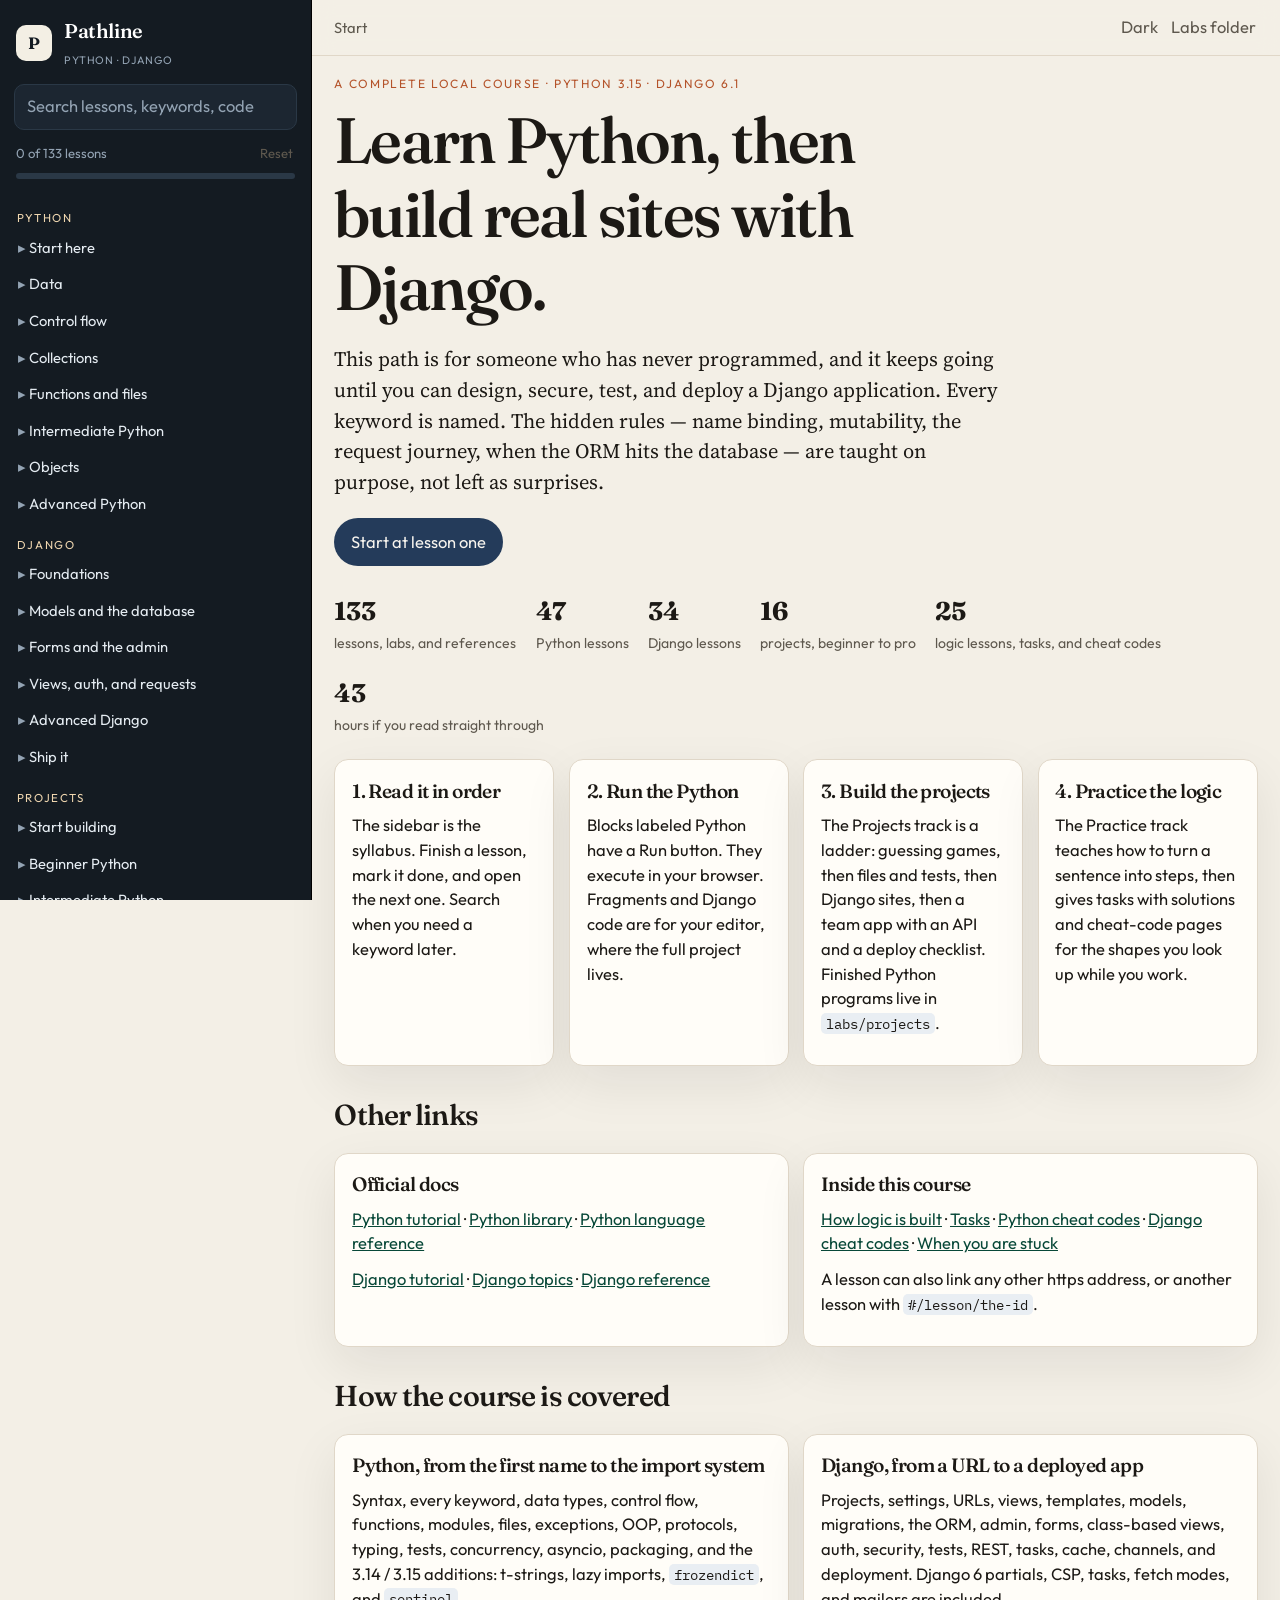
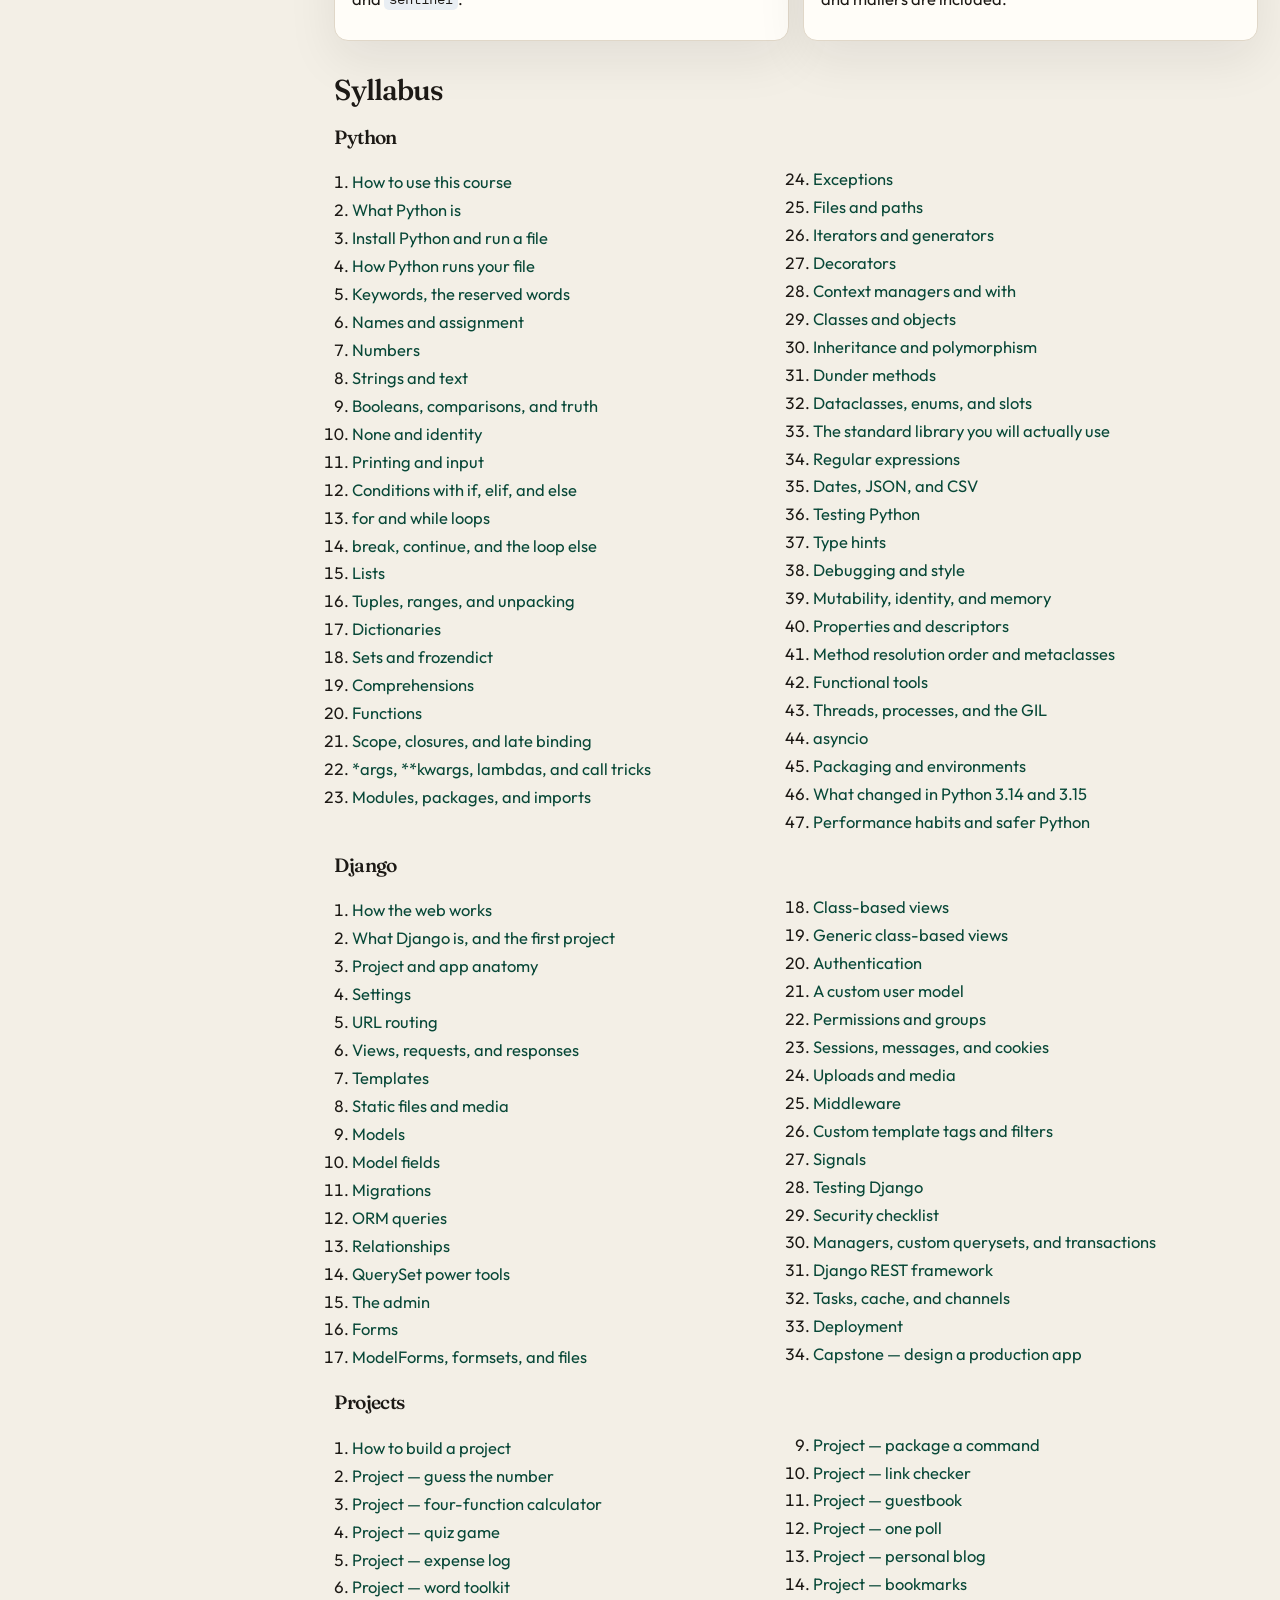
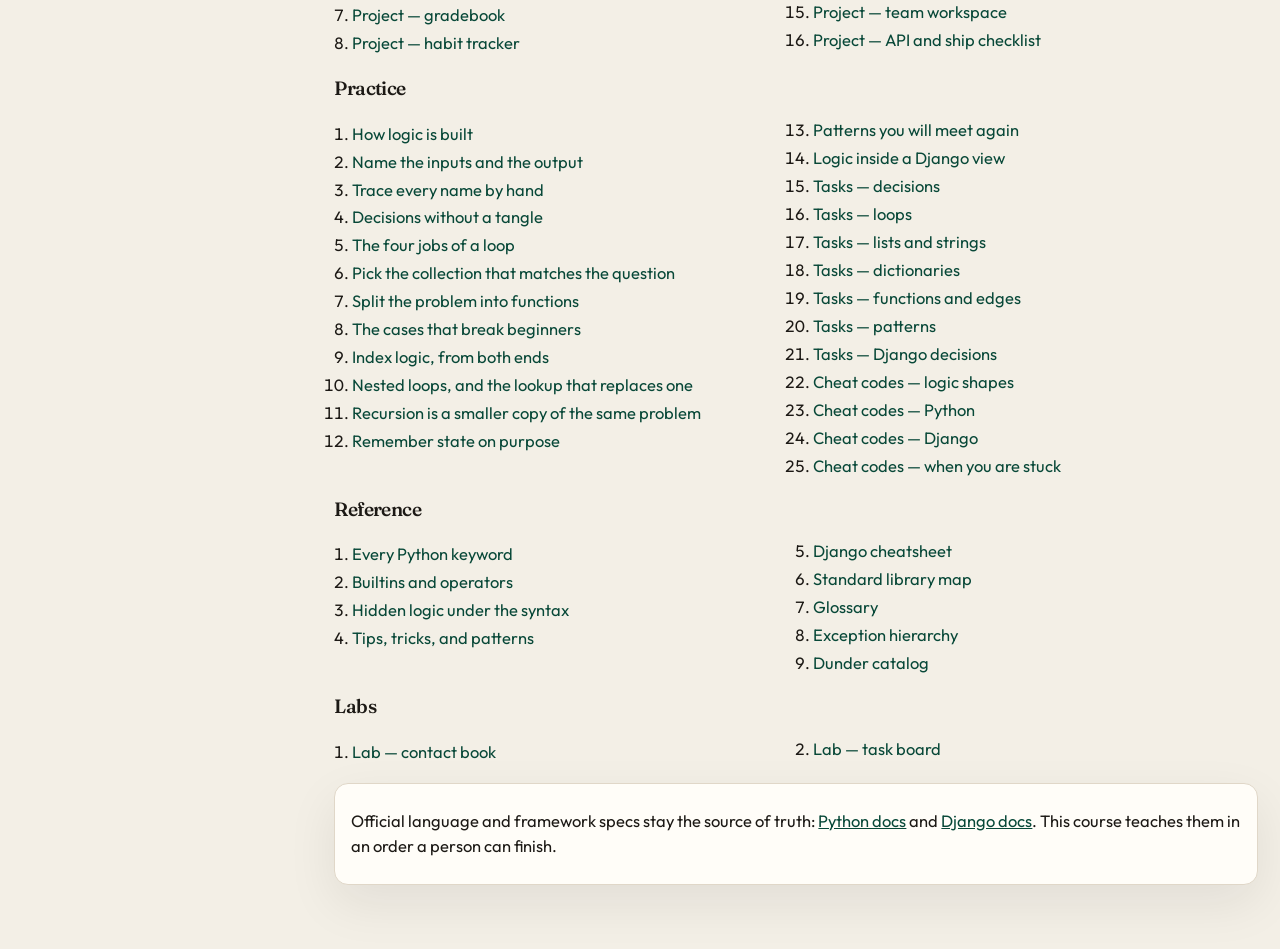
<file: index.html>
<!DOCTYPE html>
<html lang="en">
<head>
  <meta charset="utf-8">
  <meta name="viewport" content="width=device-width, initial-scale=1">
  <title>Pathline — Python and Django, from zero to production</title>
  <meta name="description" content="A complete Python and Django course: every keyword, the logic under the syntax, worked examples, exercises with solutions, and labs. Python 3.15 and Django 6.1.">
  <link rel="icon" href="data:image/svg+xml,%3Csvg xmlns='http://www.w3.org/2000/svg' viewBox='0 0 32 32'%3E%3Crect width='32' height='32' rx='7' fill='%23141b22'/%3E%3Cpath d='M8 22 V10 h4.2 c3.2 0 5.1 1.6 5.1 4.1 0 2.6-1.9 4.2-5.1 4.2 H11 V22 H8zm3-6.2h1.1c1.5 0 2.3-.7 2.3-1.8S13.6 12.2 12.1 12.2H11v3.6zM19.2 22l2.7-12h3.1L22.2 22h-3zm6.2 0V10H28v12h-2.6z' fill='%23f3efe4'/%3E%3C/svg%3E">
  <link rel="preconnect" href="https://fonts.googleapis.com">
  <link rel="preconnect" href="https://fonts.gstatic.com" crossorigin>
  <link href="https://fonts.googleapis.com/css2?family=Fraunces:opsz,wght@9..144,560;9..144,680&family=IBM+Plex+Mono:wght@400;500&family=Outfit:wght@400;500;650&family=Source+Serif+4:opsz,wght@8..60,460;8..60,620&display=swap" rel="stylesheet">
  <link rel="stylesheet" href="css/site.css?v=7">
</head>
<body>
  <a class="skip" href="#stage">Skip to lesson</a>
  <div class="app">
    <aside class="sidebar" id="sidebar">
      <div class="brand">
        <a href="#/home" class="brand-mark" data-nav="home">
          <span class="logo" aria-hidden="true">P</span>
          <span>
            <strong>Pathline</strong>
            <small>Python · Django</small>
          </span>
        </a>
        <button type="button" class="icon-btn sidebar-close" id="sidebar-close" aria-label="Close menu">×</button>
      </div>
      <label class="search">
        <span class="sr">Search lessons</span>
        <input id="search" type="search" placeholder="Search lessons, keywords, code" autocomplete="off">
      </label>
      <div class="progress-wrap">
        <div class="progress-meta">
          <span id="progress-label">0 of 0 lessons</span>
          <button type="button" class="text-btn" id="reset-progress">Reset</button>
        </div>
        <div class="progress-track" aria-hidden="true"><span id="progress-bar"></span></div>
      </div>
      <nav id="nav" aria-label="Course"></nav>
    </aside>
    <div class="backdrop" id="backdrop" hidden></div>
    <div class="main">
      <header class="topbar">
        <button type="button" class="icon-btn" id="menu-btn" aria-label="Open menu">☰</button>
        <p class="crumb" id="crumb">Pathline</p>
        <div class="top-actions">
          <button type="button" class="text-btn" id="theme-btn" aria-label="Toggle color theme">Theme</button>
          <a class="text-btn" href="labs/taskboard/README.md">Labs folder</a>
        </div>
      </header>
      <div class="stage-wrap" id="stage">
        <noscript><p class="callout watch">Pathline needs JavaScript to open lessons. Enable JavaScript, then reload.</p></noscript>
      </div>
    </div>
  </div>
  <script src="js/course-data.js?v=7"></script>
  <script src="js/engine.js?v=7"></script>
</body>
</html>
</file>
<file: css/site.css>
:root {
  --bg: #f3efe6;
  --bg-raised: #fffdf8;
  --ink: #1c1915;
  --muted: #5e584e;
  --line: #e0d7c8;
  --pine: #0e6b54;
  --pine-ink: #084838;
  --pine-soft: #e4f3ee;
  --copper: #b4532a;
  --copper-soft: #f8ebe3;
  --indigo: #243b5a;
  --indigo-soft: #e7eef6;
  --gold-soft: #f8f1df;
  --sidebar: #141b22;
  --sidebar-2: #1c2631;
  --sidebar-text: #e4ebf1;
  --sidebar-muted: #93a3b3;
  --sidebar-line: #2a3846;
  --code: #141c27;
  --code-ink: #e7eef6;
  --shadow: 0 18px 50px rgba(28, 25, 21, 0.08);
  --serif: "Source Serif 4", "Iowan Old Style", Palatino, Georgia, serif;
  --sans: Outfit, "Segoe UI", sans-serif;
  --display: Fraunces, "Source Serif 4", Georgia, serif;
  --mono: "IBM Plex Mono", Consolas, "Courier New", monospace;
  --sidebar-w: 312px;
  --radius: 14px;
}

[data-theme="dark"] {
  --bg: #10151b;
  --bg-raised: #182029;
  --ink: #f3efe6;
  --muted: #b7aea0;
  --line: #2c3846;
  --pine: #7dcebb;
  --pine-ink: #d7f6ee;
  --pine-soft: #16352e;
  --copper: #f0a07a;
  --copper-soft: #3a241c;
  --indigo: #c5d7ee;
  --indigo-soft: #1c2a3d;
  --gold-soft: #332c1c;
  --shadow: 0 18px 50px rgba(0, 0, 0, 0.28);
}

* { box-sizing: border-box; }
html { scroll-behavior: smooth; }
body {
  margin: 0;
  background: var(--bg);
  color: var(--ink);
  font-family: var(--sans);
  font-size: 16.5px;
  line-height: 1.5;
}
button, input { font: inherit; color: inherit; }
a { color: var(--pine-ink); }
.sr, .skip {
  position: absolute;
  width: 1px; height: 1px;
  overflow: hidden;
  clip: rect(0 0 0 0);
}
.skip:focus {
  width: auto; height: auto;
  clip: auto;
  z-index: 5;
  background: var(--bg-raised);
  padding: 0.6rem 0.8rem;
}

.app { min-height: 100vh; }
.sidebar {
  position: fixed;
  inset: 0 auto 0 0;
  width: var(--sidebar-w);
  background: var(--sidebar);
  color: var(--sidebar-text);
  display: flex;
  flex-direction: column;
  z-index: 20;
  border-right: 1px solid #000;
}
.brand {
  display: flex;
  align-items: center;
  justify-content: space-between;
  padding: 1rem 0.9rem 0.4rem 1rem;
}
.brand-mark {
  display: flex;
  gap: 0.75rem;
  align-items: center;
  text-decoration: none;
  color: white;
}
.brand-mark strong { display: block; font-family: var(--display); font-size: 1.25rem; font-weight: 560; letter-spacing: -0.02em; }
.brand-mark small { color: var(--sidebar-muted); letter-spacing: 0.08em; text-transform: uppercase; font-size: 0.68rem; }
.logo {
  width: 36px; height: 36px;
  border-radius: 10px;
  display: grid; place-items: center;
  background: #f3efe4;
  color: #141b22;
  font-family: var(--display);
  font-weight: 680;
}
.sidebar-close { display: none; color: var(--sidebar-text); }
.search { display: block; margin: 0.4rem 0.9rem 0.7rem; }
.search input {
  width: 100%;
  background: var(--sidebar-2);
  border: 1px solid var(--sidebar-line);
  border-radius: 10px;
  padding: 0.62rem 0.75rem;
  color: white;
}
.search input::placeholder { color: var(--sidebar-muted); }
.progress-wrap { padding: 0 1rem 0.8rem; }
.progress-meta, .top-actions, .lesson-tools, .pager, .hero-actions, .card-row {
  display: flex; align-items: center; justify-content: space-between; gap: 0.6rem;
}
.progress-meta { color: var(--sidebar-muted); font-size: 0.82rem; }
.progress-track { height: 6px; background: #2a3846; border-radius: 99px; overflow: hidden; margin-top: 0.35rem; }
#progress-bar { display: block; height: 100%; width: 0; background: #7dcebb; }
#nav { overflow: auto; padding: 0.2rem 0.7rem 2rem; }
.nav-track {
  margin: 0.9rem 0.35rem 0.25rem;
  color: #f0d7b0;
  font-size: 0.72rem;
  letter-spacing: 0.14em;
  text-transform: uppercase;
}
.module { margin: 0.15rem 0; }
.module > summary {
  cursor: pointer;
  list-style: none;
  padding: 0.38rem 0.45rem;
  color: var(--sidebar-text);
  font-size: 0.92rem;
}
.module > summary::-webkit-details-marker { display: none; }
.module > summary::before { content: "▸ "; color: var(--sidebar-muted); }
.module[open] > summary::before { content: "▾ "; }
.lesson-link, .result-link {
  display: flex;
  gap: 0.45rem;
  align-items: flex-start;
  text-decoration: none;
  color: var(--sidebar-muted);
  padding: 0.32rem 0.45rem 0.32rem 1.15rem;
  border-radius: 8px;
  font-size: 0.9rem;
  line-height: 1.35;
}
.lesson-link small { display: block; font-size: 0.72rem; }
.lesson-link.active, .lesson-link:hover, .result-link:hover {
  background: var(--sidebar-2);
  color: white;
}
.tick { width: 0.9rem; flex: none; color: #7dcebb; }
.results { display: flex; flex-direction: column; gap: 0.15rem; }
.result-link { padding-left: 0.5rem; flex-direction: column; }
.result-link b { color: white; font-weight: 500; }

.main { margin-left: var(--sidebar-w); min-height: 100vh; }
.topbar {
  position: sticky; top: 0; z-index: 10;
  display: flex; align-items: center; gap: 0.8rem;
  padding: 0.75rem 1.4rem;
  background: color-mix(in srgb, var(--bg) 88%, transparent);
  backdrop-filter: blur(10px);
  border-bottom: 1px solid var(--line);
}
#menu-btn { display: none; }
.icon-btn, .text-btn, .btn {
  border: 0; background: transparent; cursor: pointer; text-decoration: none;
}
.icon-btn {
  width: 38px; height: 38px; border-radius: 10px;
  border: 1px solid var(--line); background: var(--bg-raised);
}
.text-btn { color: var(--muted); padding: 0.2rem 0.1rem; }
.text-btn:hover, .btn:hover { color: var(--ink); }
.crumb { margin: 0; color: var(--muted); font-size: 0.92rem; flex: 1; }
.stage-wrap { padding: 1.2rem 1.4rem 4rem; }

.hero { max-width: 920px; }
.kicker {
  letter-spacing: 0.14em; text-transform: uppercase;
  color: var(--copper); font-size: 0.75rem; margin: 0 0 0.6rem;
}
h1, h2, h3, h4 { font-family: var(--display); font-weight: 560; letter-spacing: -0.03em; line-height: 1.15; }
.hero h1 { font-size: clamp(2.4rem, 5vw, 4.4rem); margin: 0 0 0.8rem; max-width: 14ch; }
.lede { font-family: var(--serif); font-size: 1.28rem; max-width: 42rem; color: var(--ink); }
.hero-actions { justify-content: flex-start; margin: 1.2rem 0 1.6rem; flex-wrap: wrap; }
.btn {
  background: var(--indigo);
  color: #f7f4ee;
  border-radius: 999px;
  padding: 0.72rem 1.05rem;
}
[data-theme="dark"] .btn { background: #d7c4a3; color: #1c1915; }
.btn.secondary { background: transparent; color: var(--ink); border: 1px solid var(--line); }
.stats { display: flex; gap: 1.2rem; flex-wrap: wrap; margin: 0; padding: 0; list-style: none; }
.stats strong { display: block; font-family: var(--display); font-size: 1.6rem; }
.stats span { color: var(--muted); font-size: 0.88rem; }

.grid-2, .grid-3 { display: grid; gap: 0.9rem; margin-top: 1.4rem; }
.grid-2 { grid-template-columns: repeat(auto-fit, minmax(260px, 1fr)); }
.grid-3 { grid-template-columns: repeat(auto-fit, minmax(210px, 1fr)); }
.card, .reading {
  background: var(--bg-raised);
  border: 1px solid var(--line);
  border-radius: var(--radius);
  box-shadow: var(--shadow);
}
.card { padding: 1rem 1.05rem 1.1rem; }
.card h2, .card h3 { margin: 0.2rem 0 0.45rem; }
.card p, .prose p { margin: 0.7rem 0; }
.card ol, .card ul { margin: 0.4rem 0 0; padding-left: 1.1rem; }
.section-title { margin: 2rem 0 0.3rem; font-size: 1.8rem; }

.layout {
  display: grid;
  grid-template-columns: minmax(0, 760px) minmax(180px, 230px);
  gap: 1.2rem;
  align-items: start;
}
.reading { padding: 1.3rem 1.4rem 1.6rem; }
.lesson-kicker { display: flex; gap: 0.4rem; flex-wrap: wrap; margin-bottom: 0.5rem; }
.pill {
  font-size: 0.75rem;
  letter-spacing: 0.04em;
  border-radius: 999px;
  padding: 0.18rem 0.5rem;
  background: var(--indigo-soft);
  color: var(--indigo);
}
.pill.pine { background: var(--pine-soft); color: var(--pine-ink); }
.pill.copper { background: var(--copper-soft); color: var(--copper); }
.reading h1 { font-size: clamp(2rem, 4vw, 3rem); margin: 0.2rem 0 0.4rem; }
.summary { font-family: var(--serif); font-size: 1.18rem; color: var(--ink); }
.lesson-tools { justify-content: flex-start; margin: 0.8rem 0 0.2rem; }
.done-btn[aria-pressed="true"] { color: var(--pine-ink); }

.prose { font-family: var(--serif); font-size: 1.12rem; line-height: 1.68; }
.prose h2 { font-size: 1.55rem; margin: 1.7rem 0 0.4rem; }
.prose h3 { font-size: 1.22rem; margin: 1.3rem 0 0.3rem; }
.prose ul, .prose ol { padding-left: 1.2rem; }
.prose li { margin: 0.28rem 0; }
.prose code, .card code, p code {
  font-family: var(--mono);
  font-size: 0.86em;
  background: color-mix(in srgb, var(--indigo-soft) 80%, var(--bg));
  padding: 0.08rem 0.32rem;
  border-radius: 5px;
}
.prose a { text-underline-offset: 0.15em; }
.prose table { width: 100%; border-collapse: collapse; font-family: var(--sans); font-size: 0.92rem; margin: 1rem 0; display: block; overflow-x: auto; }
.prose th, .prose td { border-bottom: 1px solid var(--line); text-align: left; padding: 0.45rem 0.5rem; vertical-align: top; }
.prose th { font-weight: 650; }

.callout {
  border-radius: 12px;
  padding: 0.75rem 0.9rem 0.85rem;
  margin: 1rem 0;
  border: 1px solid var(--line);
  background: var(--gold-soft);
  font-family: var(--sans);
  font-size: 0.98rem;
}
.callout .label { display: block; font-size: 0.72rem; letter-spacing: 0.12em; text-transform: uppercase; margin-bottom: 0.25rem; font-weight: 650; }
.callout.tip { background: var(--pine-soft); }
.callout.tip .label { color: var(--pine-ink); }
.callout.why, .callout.how { background: var(--indigo-soft); }
.callout.why .label, .callout.how .label { color: var(--indigo); }
.callout.how { border-left: 4px solid var(--indigo); }
.callout.watch, .callout.try { background: var(--copper-soft); }
.callout.watch .label, .callout.try .label { color: var(--copper); }
.callout.solution { background: var(--bg); }
.callout p:first-of-type { margin-top: 0; }
.callout p:last-child { margin-bottom: 0; }
details.solution > summary { cursor: pointer; font-family: var(--sans); font-weight: 650; }
details.solution[open] > summary { margin-bottom: 0.4rem; }

.quiz { font-family: var(--sans); background: var(--bg); border: 1px solid var(--line); border-radius: 12px; padding: 0.8rem; margin: 1rem 0; }
.quiz-q { margin: 0.2rem 0 0.6rem; font-weight: 650; }
.choice {
  display: block; width: 100%; text-align: left;
  margin: 0.35rem 0; padding: 0.5rem 0.65rem;
  border-radius: 9px; border: 1px solid var(--line); background: var(--bg-raised); cursor: pointer;
}
.choice.good { border-color: var(--pine); background: var(--pine-soft); }
.choice.bad { border-color: var(--copper); background: var(--copper-soft); }
.quiz-why { color: var(--muted); margin: 0.4rem 0 0; }

.frame { margin: 1rem 0 1.15rem; border-radius: 12px; overflow: hidden; background: var(--code); color: var(--code-ink); }
.frame-bar {
  display: flex; justify-content: space-between; align-items: center;
  padding: 0.35rem 0.45rem 0.35rem 0.75rem;
  background: #1d2836;
  color: #b7c5d4;
  font-family: var(--sans);
  font-size: 0.78rem;
}
.frame-actions { display: flex; gap: 0.3rem; }
.frame-actions button, .mini {
  border: 1px solid #3c4d62; background: transparent; color: #e7eef6;
  border-radius: 8px; padding: 0.22rem 0.5rem; cursor: pointer;
}
.code-rows { padding: 0.7rem 0.75rem 0.9rem; overflow: auto; }
.code-line { display: flex; gap: 0.7rem; align-items: flex-start; min-height: 1.55em; font-family: var(--mono); font-size: 0.86rem; line-height: 1.55; }
.ln {
  flex: 0 0 2.1rem; border: 0; background: transparent; color: #8ea0b3;
  font: inherit; text-align: right; cursor: pointer; padding: 0;
}
.ln:hover, .code-line.masked .ln { color: #f0b429; }
.code-line code { font-family: inherit; background: none; padding: 0; color: inherit; white-space: pre; }
.code-line.masked code, .code-line.masked code span {
  color: transparent !important;
  background: #314156;
  border-radius: 4px;
  user-select: none;
}
.tok-k { color: #f0b429; }
.tok-s { color: #9bd4b8; }
.tok-c { color: #8ea0b3; }
.tok-n { color: #f0a07a; }
.tok-b { color: #9ec1f0; }
.run-out {
  margin: 0; padding: 0.7rem 0.95rem 0.9rem;
  border-top: 1px solid #2c3b4d;
  white-space: pre-wrap;
  font-family: var(--mono); font-size: 0.84rem;
  color: #d5ecdf;
}

.toc { position: sticky; top: 74px; padding: 0.2rem 0.2rem 0 0.2rem; }
.toc p { margin: 0 0 0.4rem; color: var(--muted); font-size: 0.75rem; letter-spacing: 0.12em; text-transform: uppercase; }
.toc a { display: block; color: var(--muted); text-decoration: none; font-size: 0.88rem; padding: 0.18rem 0; }
.toc a:hover { color: var(--ink); }
.pager { margin-top: 1.2rem; gap: 0.8rem; }
.pager a {
  flex: 1; text-decoration: none; color: var(--ink);
  background: var(--bg-raised); border: 1px solid var(--line);
  border-radius: 12px; padding: 0.75rem 0.85rem;
}
.pager small { display: block; color: var(--muted); }
.keywords { margin-top: 1rem; }
.keywords span {
  display: inline-block; margin: 0.2rem 0.25rem 0 0;
  font-family: var(--mono); font-size: 0.75rem;
  background: var(--gold-soft); border-radius: 999px; padding: 0.15rem 0.45rem;
}
.home-list { columns: 2; padding-left: 1.1rem; }
.home-list a { text-decoration: none; }
.home-list li { break-inside: avoid; margin: 0.2rem 0; }
.continue {
  display: flex; justify-content: space-between; gap: 1rem; align-items: center;
  padding: 0.9rem 1rem; margin-top: 1rem;
}
.empty { color: var(--muted); padding: 1rem; }

@media (max-width: 1040px) {
  .layout { grid-template-columns: 1fr; }
  .toc { position: static; border-top: 1px solid var(--line); padding-top: 0.6rem; }
  .home-list { columns: 1; }
}
@media (max-width: 860px) {
  .sidebar { transform: translateX(-105%); transition: transform 0.18s ease; }
  .sidebar.open { transform: none; }
  .sidebar-close, #menu-btn { display: inline-grid; place-items: center; }
  .main { margin-left: 0; }
  .backdrop { position: fixed; inset: 0; background: rgba(0,0,0,0.45); z-index: 15; }
  .stage-wrap { padding: 1rem 0.85rem 3rem; }
  .reading { padding: 1rem; }
  .topbar { padding-inline: 0.8rem; }
}
@media print {
  .sidebar, .topbar, .toc, .lesson-tools, .frame-actions, .pager { display: none !important; }
  .main { margin: 0; }
  .reading { box-shadow: none; border: 0; }
}
</file>
